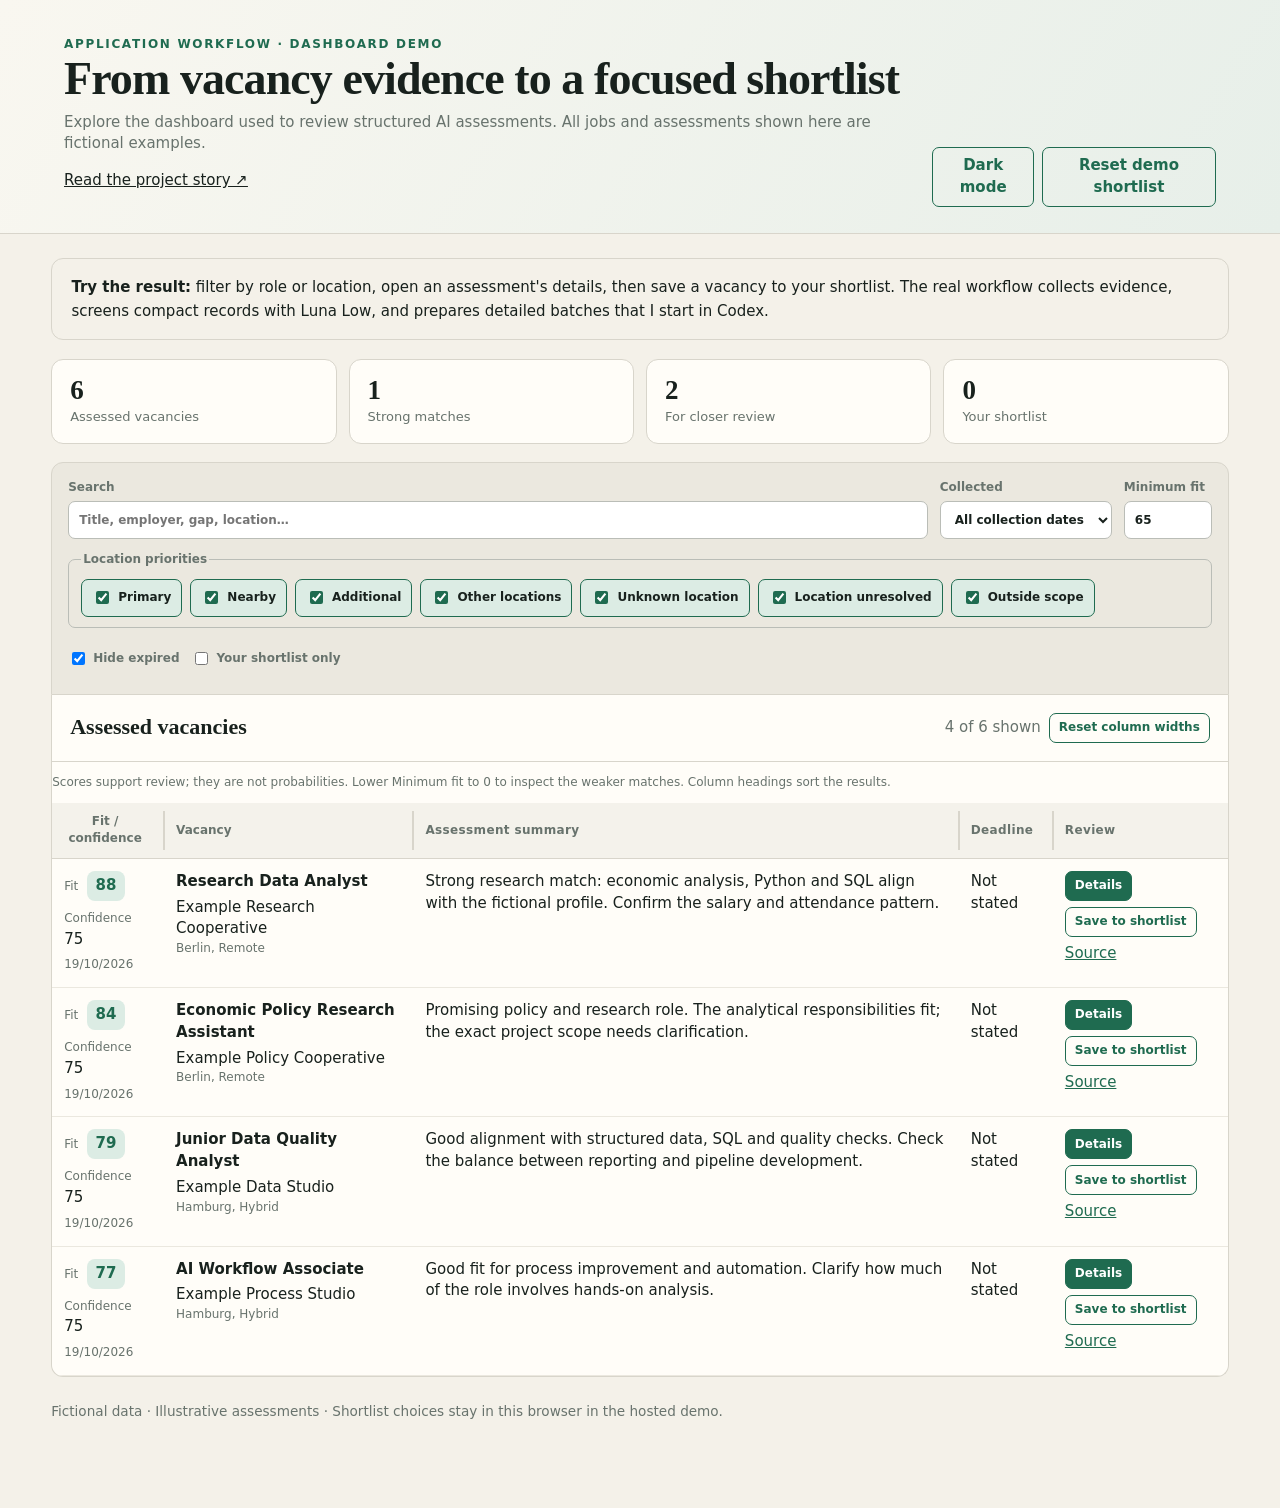
<file: demo/index.html>
<!doctype html>
<html lang="en">
<head>
  <meta charset="utf-8"><meta name="viewport" content="width=device-width,initial-scale=1">
  <meta name="dashboard-token" content="__CSRF_TOKEN__">
  <meta name="description" content="Explore the output of an automated vacancy collection and two-stage AI assessment workflow. Fictional demonstration data.">
  <title>Application Workflow — Dashboard demo</title>
  <link rel="stylesheet" href="styles.css">
</head>
<body>
  <header class="masthead">
    <div><p class="eyebrow">APPLICATION WORKFLOW · DASHBOARD DEMO</p><h1>From vacancy evidence to a focused shortlist</h1><p class="subtitle">Explore the dashboard used to review structured AI assessments. All jobs and assessments shown here are fictional examples.</p><p><a href="https://github.com/martenkrohn/application-workflow" target="_blank" rel="noopener">Read the project story ↗</a></p></div>
    <div class="header-actions"><button id="theme" class="secondary" type="button">Dark mode</button><button id="refresh" class="secondary" type="button">Reset demo shortlist</button></div>
  </header>
  <main>
    <section class="demo-guide"><b>Try the result:</b> filter by role or location, open an assessment's details, then save a vacancy to your shortlist. The real workflow collects evidence, screens compact records with Luna Low, and prepares detailed batches that I start in Codex.</section>
    <section id="metrics" class="metrics" aria-label="Vacancy counts"></section>
    <section class="controls" aria-label="Filters">
      <label class="search">Search<input id="search" type="search" placeholder="Title, employer, gap, location…"></label>
      <label>Collected<select id="scrapeDay"><option value="">All collection dates</option></select></label>
      <label>Minimum fit<input id="minFit" type="number" min="0" max="100" value="65"></label>
      <fieldset id="locationBuckets" class="location-buckets"><legend>Location priorities</legend><div id="locationBucketOptions" class="bucket-options"></div></fieldset>
      <label class="check"><input id="hideExpired" type="checkbox" checked>Hide expired</label>
      <label class="check"><input id="onlySaved" type="checkbox">Your shortlist only</label>
    </section>
    <section class="results">
      <div class="results-head"><h2>Assessed vacancies</h2><div class="results-tools"><span id="resultCount" role="status"></span><button id="resetColumns" class="small secondary" type="button">Reset column widths</button></div></div>
      <p class="subtle">Scores support review; they are not probabilities. Lower Minimum fit to 0 to inspect the weaker matches. Column headings sort the results.</p>
      <div id="notice" role="status" hidden></div>
      <div class="table-wrap"><table><thead id="tableHead"></thead><tbody id="tableBody"></tbody></table></div>
    </section>
    <footer class="demo-footer">Fictional data · Illustrative assessments · Shortlist choices stay in this browser in the hosted demo.</footer>
  </main>
  <dialog id="details"><button class="dialog-close" aria-label="Close">×</button><div id="detailContent"></div></dialog>
  <script src="demo-data.js"></script><script src="app.js" defer></script>
</body>
</html>
</file>
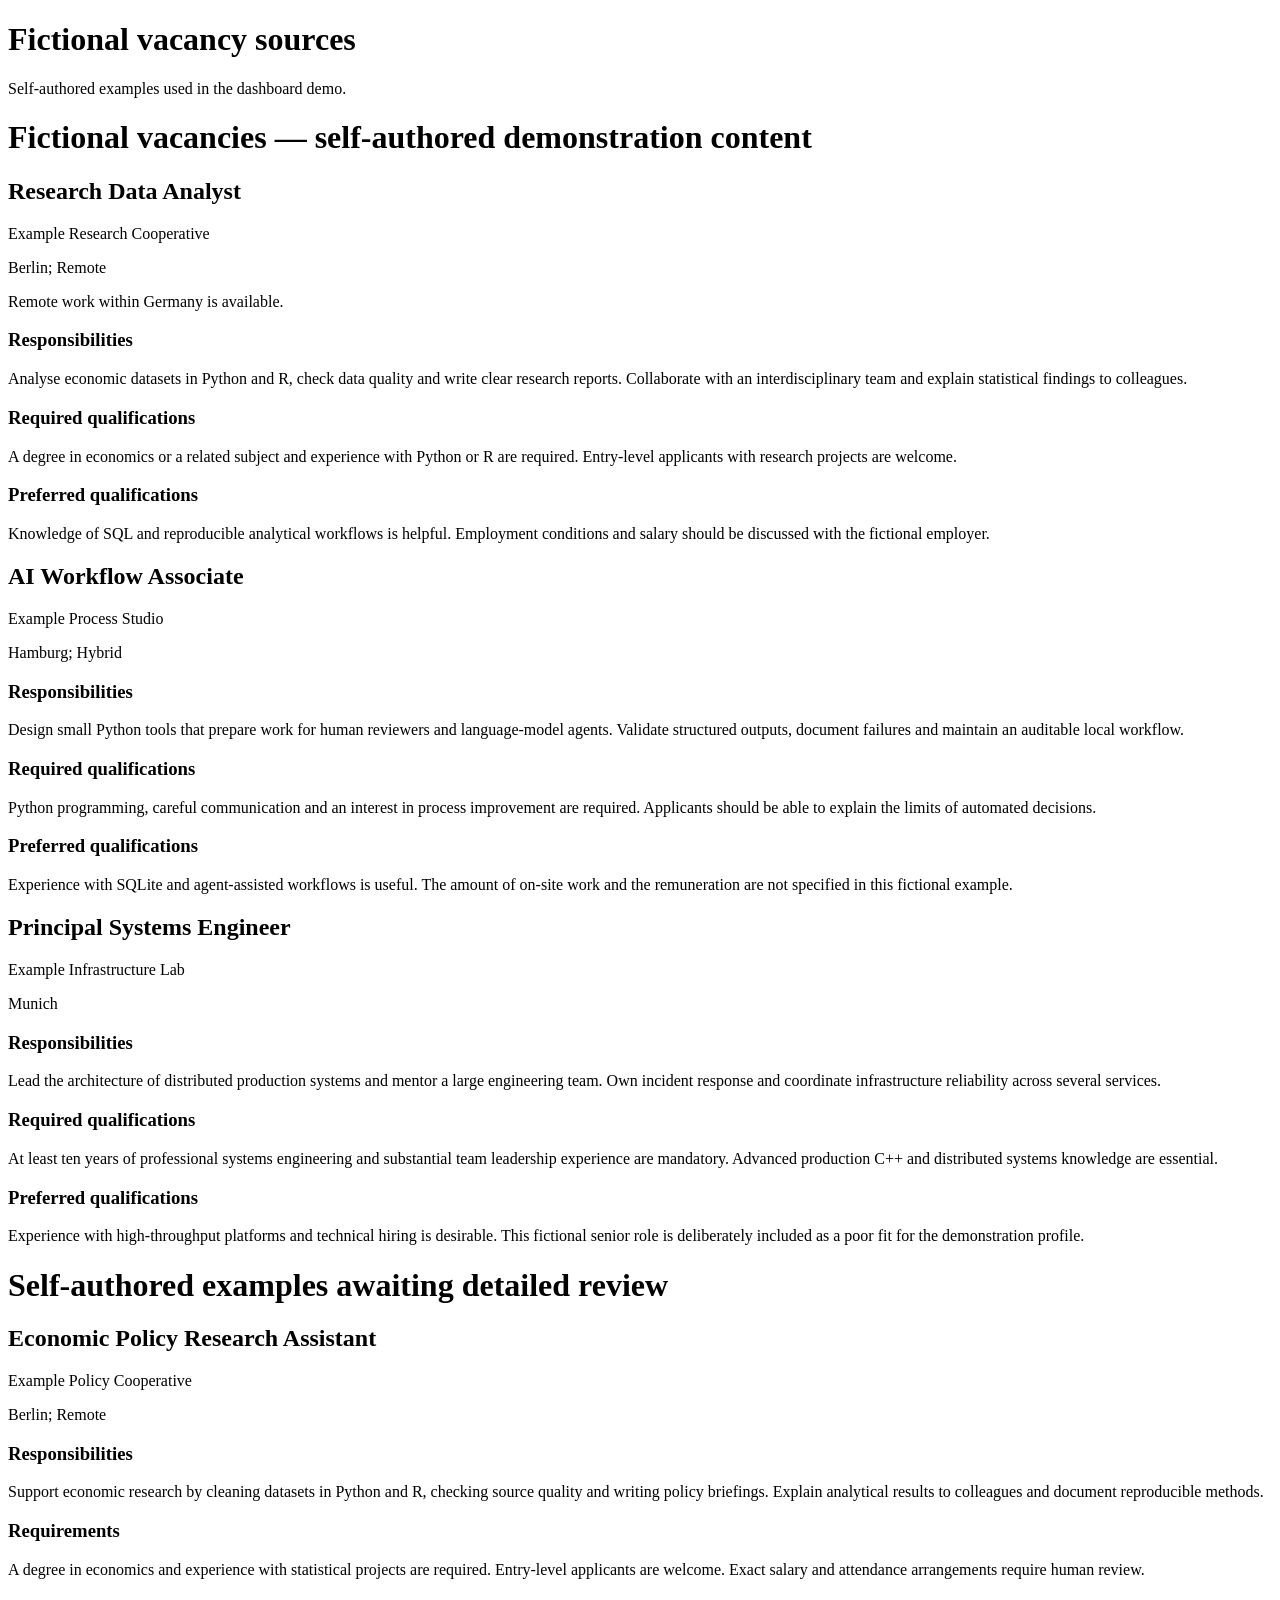
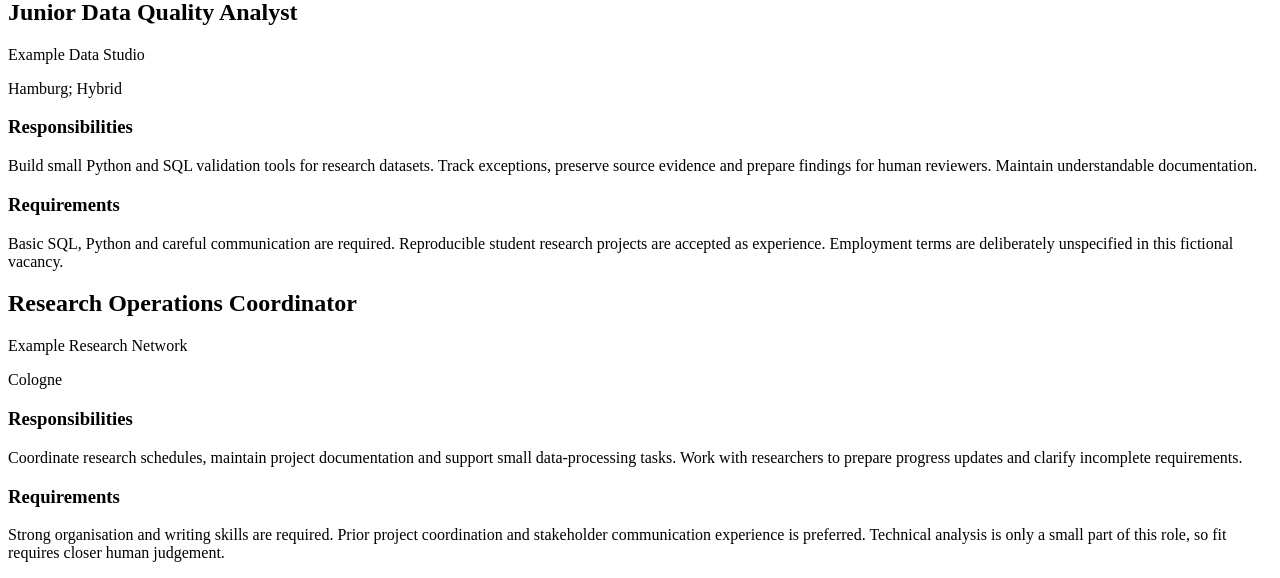
<file: demo/demo-source.html>
<!doctype html><html lang='en'><meta charset='utf-8'><title>Fictional vacancy sources</title><body><h1>Fictional vacancy sources</h1><p>Self-authored examples used in the dashboard demo.</p>
<h1>Fictional vacancies — self-authored demonstration content</h1>
<article id="research-analyst" data-job-id="research-analyst">
  <h2 data-field="title">Research Data Analyst</h2>
  <p data-field="employer">Example Research Cooperative</p>
  <p data-field="locations">Berlin; Remote</p>
  <p data-field="remote_policy">Remote work within Germany is available.</p>
  <div data-field="description"><h3>Responsibilities</h3>
  <p>Analyse economic datasets in Python and R, check data quality and write clear research reports. Collaborate with an interdisciplinary team and explain statistical findings to colleagues.</p>
  <h3>Required qualifications</h3><p>A degree in economics or a related subject and experience with Python or R are required. Entry-level applicants with research projects are welcome.</p>
  <h3>Preferred qualifications</h3><p>Knowledge of SQL and reproducible analytical workflows is helpful. Employment conditions and salary should be discussed with the fictional employer.</p></div>
</article>
<article id="workflow-associate" data-job-id="workflow-associate">
  <h2 data-field="title">AI Workflow Associate</h2>
  <p data-field="employer">Example Process Studio</p>
  <p data-field="locations">Hamburg; Hybrid</p>
  <div data-field="description"><h3>Responsibilities</h3>
  <p>Design small Python tools that prepare work for human reviewers and language-model agents. Validate structured outputs, document failures and maintain an auditable local workflow.</p>
  <h3>Required qualifications</h3><p>Python programming, careful communication and an interest in process improvement are required. Applicants should be able to explain the limits of automated decisions.</p>
  <h3>Preferred qualifications</h3><p>Experience with SQLite and agent-assisted workflows is useful. The amount of on-site work and the remuneration are not specified in this fictional example.</p></div>
</article>
<article id="principal-engineer" data-job-id="principal-engineer">
  <h2 data-field="title">Principal Systems Engineer</h2>
  <p data-field="employer">Example Infrastructure Lab</p>
  <p data-field="locations">Munich</p>
  <div data-field="description"><h3>Responsibilities</h3>
  <p>Lead the architecture of distributed production systems and mentor a large engineering team. Own incident response and coordinate infrastructure reliability across several services.</p>
  <h3>Required qualifications</h3><p>At least ten years of professional systems engineering and substantial team leadership experience are mandatory. Advanced production C++ and distributed systems knowledge are essential.</p>
  <h3>Preferred qualifications</h3><p>Experience with high-throughput platforms and technical hiring is desirable. This fictional senior role is deliberately included as a poor fit for the demonstration profile.</p></div>
</article>

<h1>Self-authored examples awaiting detailed review</h1>
<article id="policy-assistant" data-job-id="policy-assistant">
  <h2 data-field="title">Economic Policy Research Assistant</h2>
  <p data-field="employer">Example Policy Cooperative</p>
  <p data-field="locations">Berlin; Remote</p>
  <div data-field="description"><h3>Responsibilities</h3><p>Support economic research by cleaning datasets in Python and R, checking source quality and writing policy briefings. Explain analytical results to colleagues and document reproducible methods.</p>
  <h3>Requirements</h3><p>A degree in economics and experience with statistical projects are required. Entry-level applicants are welcome. Exact salary and attendance arrangements require human review.</p></div>
</article>
<article id="data-quality-analyst" data-job-id="data-quality-analyst">
  <h2 data-field="title">Junior Data Quality Analyst</h2>
  <p data-field="employer">Example Data Studio</p>
  <p data-field="locations">Hamburg; Hybrid</p>
  <div data-field="description"><h3>Responsibilities</h3><p>Build small Python and SQL validation tools for research datasets. Track exceptions, preserve source evidence and prepare findings for human reviewers. Maintain understandable documentation.</p>
  <h3>Requirements</h3><p>Basic SQL, Python and careful communication are required. Reproducible student research projects are accepted as experience. Employment terms are deliberately unspecified in this fictional vacancy.</p></div>
</article>
<article id="research-coordinator" data-job-id="research-coordinator">
  <h2 data-field="title">Research Operations Coordinator</h2>
  <p data-field="employer">Example Research Network</p>
  <p data-field="locations">Cologne</p>
  <div data-field="description"><h3>Responsibilities</h3><p>Coordinate research schedules, maintain project documentation and support small data-processing tasks. Work with researchers to prepare progress updates and clarify incomplete requirements.</p>
  <h3>Requirements</h3><p>Strong organisation and writing skills are required. Prior project coordination and stakeholder communication experience is preferred. Technical analysis is only a small part of this role, so fit requires closer human judgement.</p></div>
</article>
</body></html>
</file>
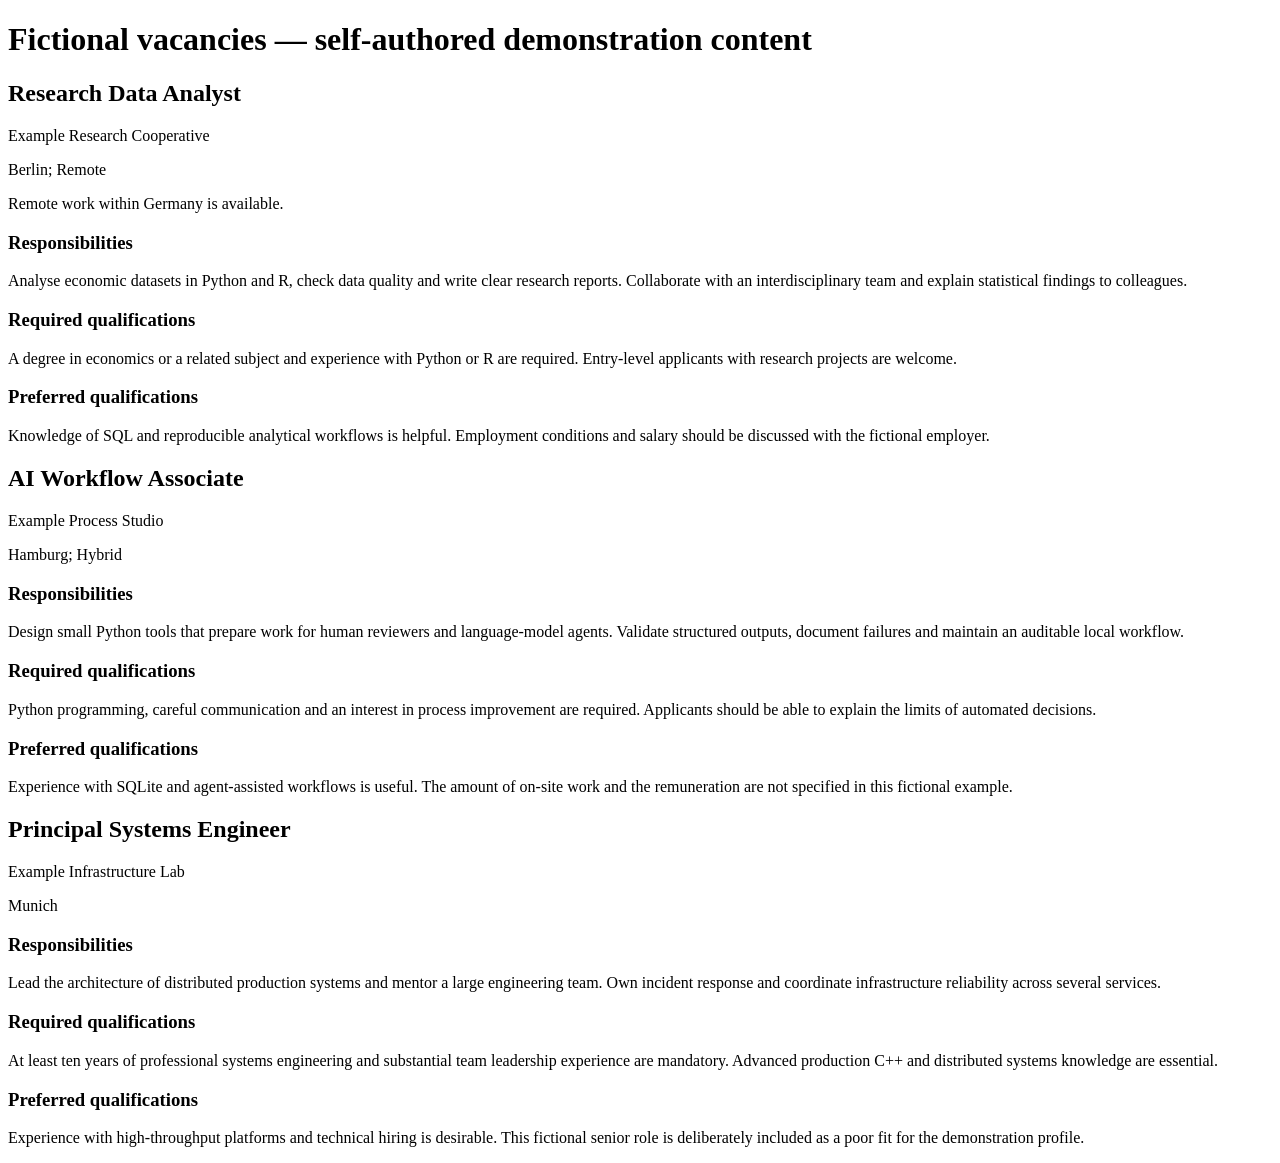
<file: examples/jobs.html>
<!doctype html>
<html lang="en"><head><meta charset="utf-8"><title>Fictional careers page</title></head><body>
<h1>Fictional vacancies — self-authored demonstration content</h1>
<article data-job-id="research-analyst">
  <h2 data-field="title">Research Data Analyst</h2>
  <p data-field="employer">Example Research Cooperative</p>
  <p data-field="locations">Berlin; Remote</p>
  <p data-field="remote_policy">Remote work within Germany is available.</p>
  <div data-field="description"><h3>Responsibilities</h3>
  <p>Analyse economic datasets in Python and R, check data quality and write clear research reports. Collaborate with an interdisciplinary team and explain statistical findings to colleagues.</p>
  <h3>Required qualifications</h3><p>A degree in economics or a related subject and experience with Python or R are required. Entry-level applicants with research projects are welcome.</p>
  <h3>Preferred qualifications</h3><p>Knowledge of SQL and reproducible analytical workflows is helpful. Employment conditions and salary should be discussed with the fictional employer.</p></div>
</article>
<article data-job-id="workflow-associate">
  <h2 data-field="title">AI Workflow Associate</h2>
  <p data-field="employer">Example Process Studio</p>
  <p data-field="locations">Hamburg; Hybrid</p>
  <div data-field="description"><h3>Responsibilities</h3>
  <p>Design small Python tools that prepare work for human reviewers and language-model agents. Validate structured outputs, document failures and maintain an auditable local workflow.</p>
  <h3>Required qualifications</h3><p>Python programming, careful communication and an interest in process improvement are required. Applicants should be able to explain the limits of automated decisions.</p>
  <h3>Preferred qualifications</h3><p>Experience with SQLite and agent-assisted workflows is useful. The amount of on-site work and the remuneration are not specified in this fictional example.</p></div>
</article>
<article data-job-id="principal-engineer">
  <h2 data-field="title">Principal Systems Engineer</h2>
  <p data-field="employer">Example Infrastructure Lab</p>
  <p data-field="locations">Munich</p>
  <div data-field="description"><h3>Responsibilities</h3>
  <p>Lead the architecture of distributed production systems and mentor a large engineering team. Own incident response and coordinate infrastructure reliability across several services.</p>
  <h3>Required qualifications</h3><p>At least ten years of professional systems engineering and substantial team leadership experience are mandatory. Advanced production C++ and distributed systems knowledge are essential.</p>
  <h3>Preferred qualifications</h3><p>Experience with high-throughput platforms and technical hiring is desirable. This fictional senior role is deliberately included as a poor fit for the demonstration profile.</p></div>
</article>
</body></html>
</file>
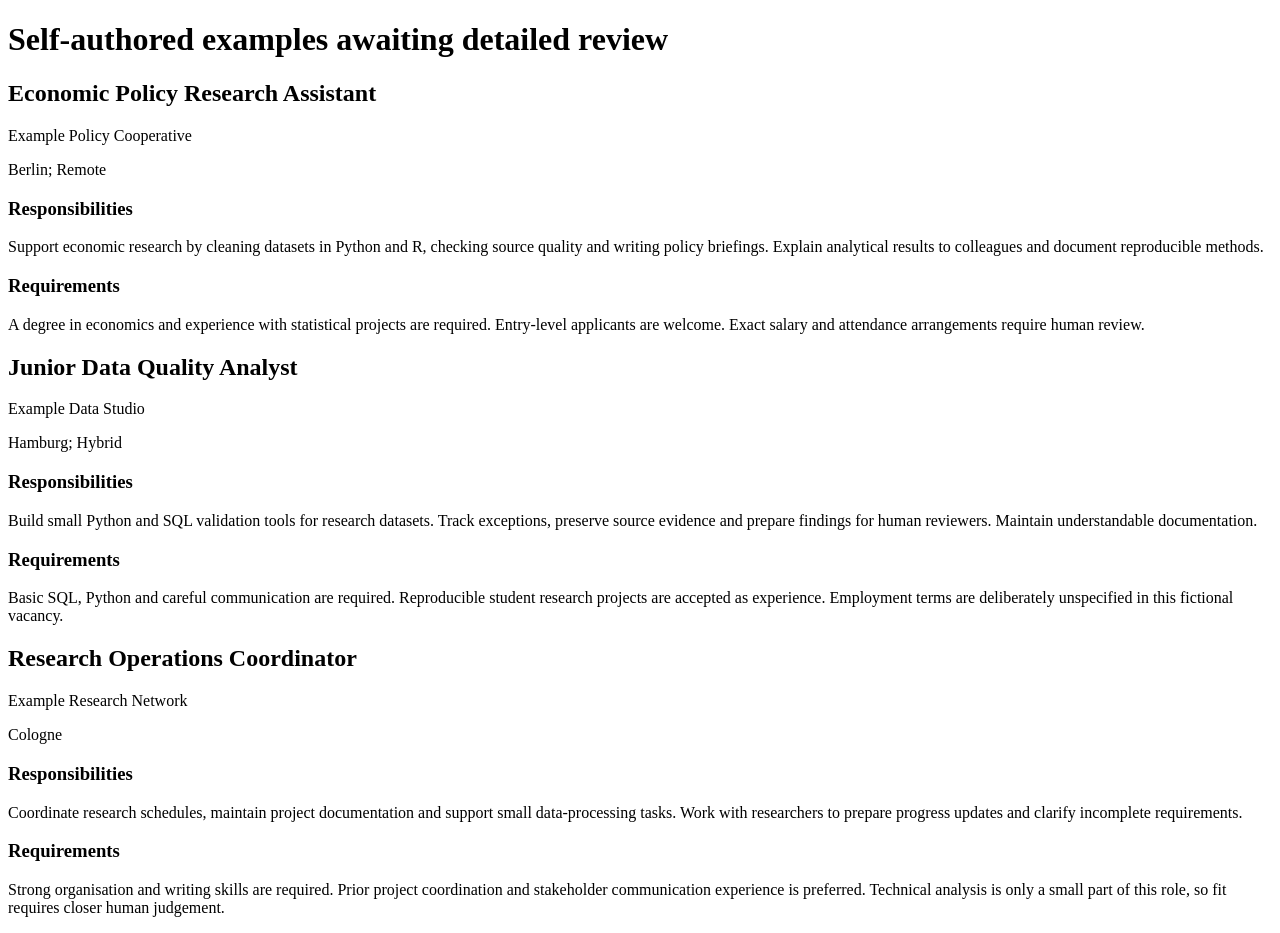
<file: examples/shortlist.html>
<!doctype html>
<html lang="en"><head><meta charset="utf-8"><title>Fictional shortlist</title></head><body>
<h1>Self-authored examples awaiting detailed review</h1>
<article data-job-id="policy-assistant">
  <h2 data-field="title">Economic Policy Research Assistant</h2>
  <p data-field="employer">Example Policy Cooperative</p>
  <p data-field="locations">Berlin; Remote</p>
  <div data-field="description"><h3>Responsibilities</h3><p>Support economic research by cleaning datasets in Python and R, checking source quality and writing policy briefings. Explain analytical results to colleagues and document reproducible methods.</p>
  <h3>Requirements</h3><p>A degree in economics and experience with statistical projects are required. Entry-level applicants are welcome. Exact salary and attendance arrangements require human review.</p></div>
</article>
<article data-job-id="data-quality-analyst">
  <h2 data-field="title">Junior Data Quality Analyst</h2>
  <p data-field="employer">Example Data Studio</p>
  <p data-field="locations">Hamburg; Hybrid</p>
  <div data-field="description"><h3>Responsibilities</h3><p>Build small Python and SQL validation tools for research datasets. Track exceptions, preserve source evidence and prepare findings for human reviewers. Maintain understandable documentation.</p>
  <h3>Requirements</h3><p>Basic SQL, Python and careful communication are required. Reproducible student research projects are accepted as experience. Employment terms are deliberately unspecified in this fictional vacancy.</p></div>
</article>
<article data-job-id="research-coordinator">
  <h2 data-field="title">Research Operations Coordinator</h2>
  <p data-field="employer">Example Research Network</p>
  <p data-field="locations">Cologne</p>
  <div data-field="description"><h3>Responsibilities</h3><p>Coordinate research schedules, maintain project documentation and support small data-processing tasks. Work with researchers to prepare progress updates and clarify incomplete requirements.</p>
  <h3>Requirements</h3><p>Strong organisation and writing skills are required. Prior project coordination and stakeholder communication experience is preferred. Technical analysis is only a small part of this role, so fit requires closer human judgement.</p></div>
</article>
</body></html>
</file>
<file: demo/styles.css>
:root { color-scheme:light; --ink:#18211d; --muted:#68736d; --paper:#f4f1e9; --card:#fffdf8; --line:#d8d5cb; --green:#1f6b50; --green2:#dcece4; --button-ink:#fff; --red:#9b3d36; --header-start:#f9f7f0; --header-end:#e7efe9; --controls:#ebe8df; --field:#fff; --field-line:#babdb7; --table-head:#f4f2eb; --row-line:#ebe8df; --row-hover:#faf8f2; --error-bg:#f6dfdc; --backdrop:#17211c99; --shadow:#1c25204d; }
:root[data-theme="dark"] { color-scheme:dark; --ink:#e8eee9; --muted:#a8b4ad; --paper:#111714; --card:#18211d; --line:#34423b; --green:#75c9a6; --green2:#233f34; --button-ink:#102019; --red:#ff9c94; --header-start:#18211d; --header-end:#1c3028; --controls:#202a25; --field:#111714; --field-line:#526159; --table-head:#202a25; --row-line:#2b3832; --row-hover:#202d27; --error-bg:#492a2a; --backdrop:#050806bf; --shadow:#0009; }
* { box-sizing:border-box; }
body { margin:0; background:var(--paper); color:var(--ink); font:15px/1.45 system-ui,-apple-system,"Segoe UI",sans-serif; }
.masthead { display:flex; align-items:flex-end; justify-content:space-between; gap:24px; padding:36px clamp(20px,5vw,72px) 26px; border-bottom:1px solid var(--line); background:linear-gradient(120deg,var(--header-start),var(--header-end)); }
.header-actions { display:flex; gap:8px; }
h1 { margin:2px 0 4px; font:700 clamp(28px,4vw,46px)/1.05 Georgia,serif; letter-spacing:-.02em; }
h2 { margin:0; font:700 22px/1.2 Georgia,serif; }
.eyebrow { margin:0; color:var(--green); font-size:12px; font-weight:800; letter-spacing:.14em; }
.subtitle,.hint { color:var(--muted); margin:8px 0 0; }
main { padding:24px clamp(16px,4vw,56px) 60px; }
.metrics { display:grid; grid-template-columns:repeat(4,minmax(130px,1fr)); gap:12px; margin-bottom:18px; }
.metric { padding:15px 18px; border:1px solid var(--line); border-radius:12px; background:var(--card); }
.metric b { display:block; font:700 27px Georgia,serif; }
.metric span { color:var(--muted); font-size:13px; }
.controls { display:flex; flex-wrap:wrap; align-items:end; gap:12px; padding:16px; border:1px solid var(--line); border-radius:12px 12px 0 0; background:var(--controls); }
label { display:grid; gap:5px; color:var(--muted); font-size:12px; font-weight:650; }
label.search { flex:1 1 260px; }
input,select,button { min-height:38px; border:1px solid var(--field-line); border-radius:7px; background:var(--field); color:var(--ink); padding:7px 10px; font:inherit; }
button { cursor:pointer; border-color:var(--green); background:var(--green); color:var(--button-ink); font-weight:700; }
button.secondary { background:transparent; color:var(--green); }
button.dismiss { border-color:var(--red); background:transparent; color:var(--red); }
button.small { min-height:30px; padding:4px 9px; font-size:12px; }
.check { display:flex; flex-direction:row; align-items:center; min-height:38px; }
.check input { min-height:auto; }
.location-buckets { flex:1 1 100%; min-width:0; margin:0; padding:10px 12px; border:1px solid var(--field-line); border-radius:7px; }
.location-buckets[hidden] { display:none; }
.location-buckets legend { color:var(--muted); font-size:12px; font-weight:650; }
.bucket-options { display:flex; flex-wrap:wrap; gap:8px; }
.bucket-toggle { gap:6px; padding:6px 10px; border:1px solid var(--field-line); border-radius:7px; cursor:pointer; }
.bucket-toggle:has(input:checked) { background:var(--green2); border-color:var(--green); color:var(--ink); }
.bucket-toggle:focus-within { outline:2px solid var(--green); outline-offset:2px; }
.bucket-toggle input { accent-color:var(--green); }
.location-buckets p { margin:8px 0 0; }
.results { border:1px solid var(--line); border-top:0; border-radius:0 0 12px 12px; background:var(--card); overflow:hidden; }
.results-head { display:flex; justify-content:space-between; align-items:center; padding:18px; border-bottom:1px solid var(--line); }
.results-tools { display:flex; align-items:center; justify-content:flex-end; flex-wrap:wrap; gap:8px; }
#resultCount { color:var(--muted); }
#notice { display:none; padding:10px 18px; background:var(--green2); color:var(--green); }
#notice.error { background:var(--error-bg); color:var(--red); }
.table-wrap { overflow-x:auto; }
table { width:100%; border-collapse:collapse; }
table.resizable { table-layout:fixed; }
table.resizable th { position:relative; padding-right:18px; overflow-wrap:anywhere; }
table.resizable .vacancy { min-width:0; }
.column-resizer { position:absolute; top:0; right:-5px; bottom:0; width:10px; cursor:col-resize; touch-action:none; z-index:1; }
.column-resizer::after { content:''; position:absolute; top:8px; bottom:8px; left:4px; width:2px; background:var(--line); }
.column-resizer:hover::after,.column-resizer:focus-visible::after { background:var(--green); }
.column-resizer:focus-visible { outline:2px solid var(--green); outline-offset:1px; }
body.resizing-columns,body.resizing-columns * { cursor:col-resize !important; user-select:none; }
th { padding:10px 12px; background:var(--table-head); color:var(--muted); border-bottom:1px solid var(--line); text-align:left; font-size:12px; letter-spacing:.03em; }
th button { min-height:auto; border:0; padding:0; background:transparent; color:inherit; }
td { padding:12px; border-bottom:1px solid var(--row-line); vertical-align:top; }
.vacancy { min-width:180px; overflow-wrap:anywhere; }
.vacancy > span { display:block; }
.vacancy .employer { margin-top:4px; }
.assessment > div + div { margin-top:6px; }
.assessment .subtle { display:inline-block; margin-right:4px; }
.stacked-heading { display:grid; gap:6px; justify-items:start; }
td { overflow-wrap:anywhere; }
tr:hover td { background:var(--row-hover); }
.fit { display:inline-grid; place-items:center; width:38px; height:30px; border-radius:8px; background:var(--green2); color:var(--green); font-weight:800; }
.title { font-weight:750; }
.subtle { color:var(--muted); font-size:12px; }
.gaps { max-width:300px; }
a { color:var(--green); }
.actions { display:flex; gap:6px; flex-wrap:wrap; }
dialog { width:min(820px,92vw); max-height:88vh; border:0; border-radius:14px; padding:28px; background:var(--card); color:var(--ink); box-shadow:0 20px 70px var(--shadow); }
dialog::backdrop { background:var(--backdrop); }
.dialog-close { float:right; min-width:36px; background:transparent; color:var(--ink); border:0; font-size:24px; }
.detail-grid { display:grid; grid-template-columns:repeat(2,minmax(0,1fr)); gap:14px 24px; }
.detail-section { margin-top:22px; }
.detail-section ul { padding-left:20px; }
#workspaceForm { display:grid; gap:14px; }
.empty { text-align:center; color:var(--muted); padding:50px; }
@media (max-width:700px) { .metrics{grid-template-columns:repeat(2,1fr)} .masthead{align-items:flex-start;flex-direction:column} .detail-grid{grid-template-columns:1fr} }

.controls label[hidden] { display: none; }

#quickQueue { align-items:end; padding:12px 18px; }
#quickQueue[hidden] { display:none; }

#assessmentQueue { padding:12px 18px; }
#assessmentQueue[hidden] { display:none; }
.queue-controls { align-items:end; margin-top:12px; }
button:disabled { opacity:.55; cursor:wait; }
.queue-select { min-height:auto; width:20px; height:20px; }
.queue-tabs { display:flex; gap:8px; margin-bottom:16px; }

@media (max-width:850px) {
  .column-resizer,#resetColumns,table colgroup { display:none; }
  table.resizable { table-layout:auto; }
  table.resizable th { padding:0; }
  .table-wrap { overflow-x:visible; }
  table,thead,tbody { display:block; }
  thead tr { display:flex; flex-wrap:wrap; gap:6px 16px; padding:10px 12px; background:var(--table-head); }
  th { padding:0; border:0; }
  th:not(:has(button)) { display:none; }
  thead:has(button) { border-bottom:1px solid var(--line); }
  tbody tr { display:grid; grid-template-columns:repeat(2,minmax(0,1fr)); gap:12px 16px; padding:16px; border-bottom:1px solid var(--line); }
  td { min-width:0; padding:0; border:0; }
  td::before { content:attr(data-label); display:block; margin-bottom:4px; color:var(--muted); font-size:12px; font-weight:650; }
  td.vacancy { grid-column:1/-1; grid-row:1; }
  td.vacancy::before,td.assessment::before,td.empty::before { display:none; }
  td.gaps,td.row-actions,td.empty { grid-column:1/-1; max-width:none; }
  td.empty { padding:24px 0; }
  tr:hover td { background:transparent; }
  tbody tr:hover { background:var(--row-hover); }
}

.demo-guide{padding:1rem 1.2rem;border:1px solid var(--line,#cad5df);border-radius:12px;margin-bottom:1.2rem;line-height:1.6}.demo-footer{padding:1.6rem 0;color:var(--muted,#637080);font-size:.85rem}.masthead h1{max-width:920px}.masthead a{color:inherit}.detail-section p{line-height:1.6}
</file>
